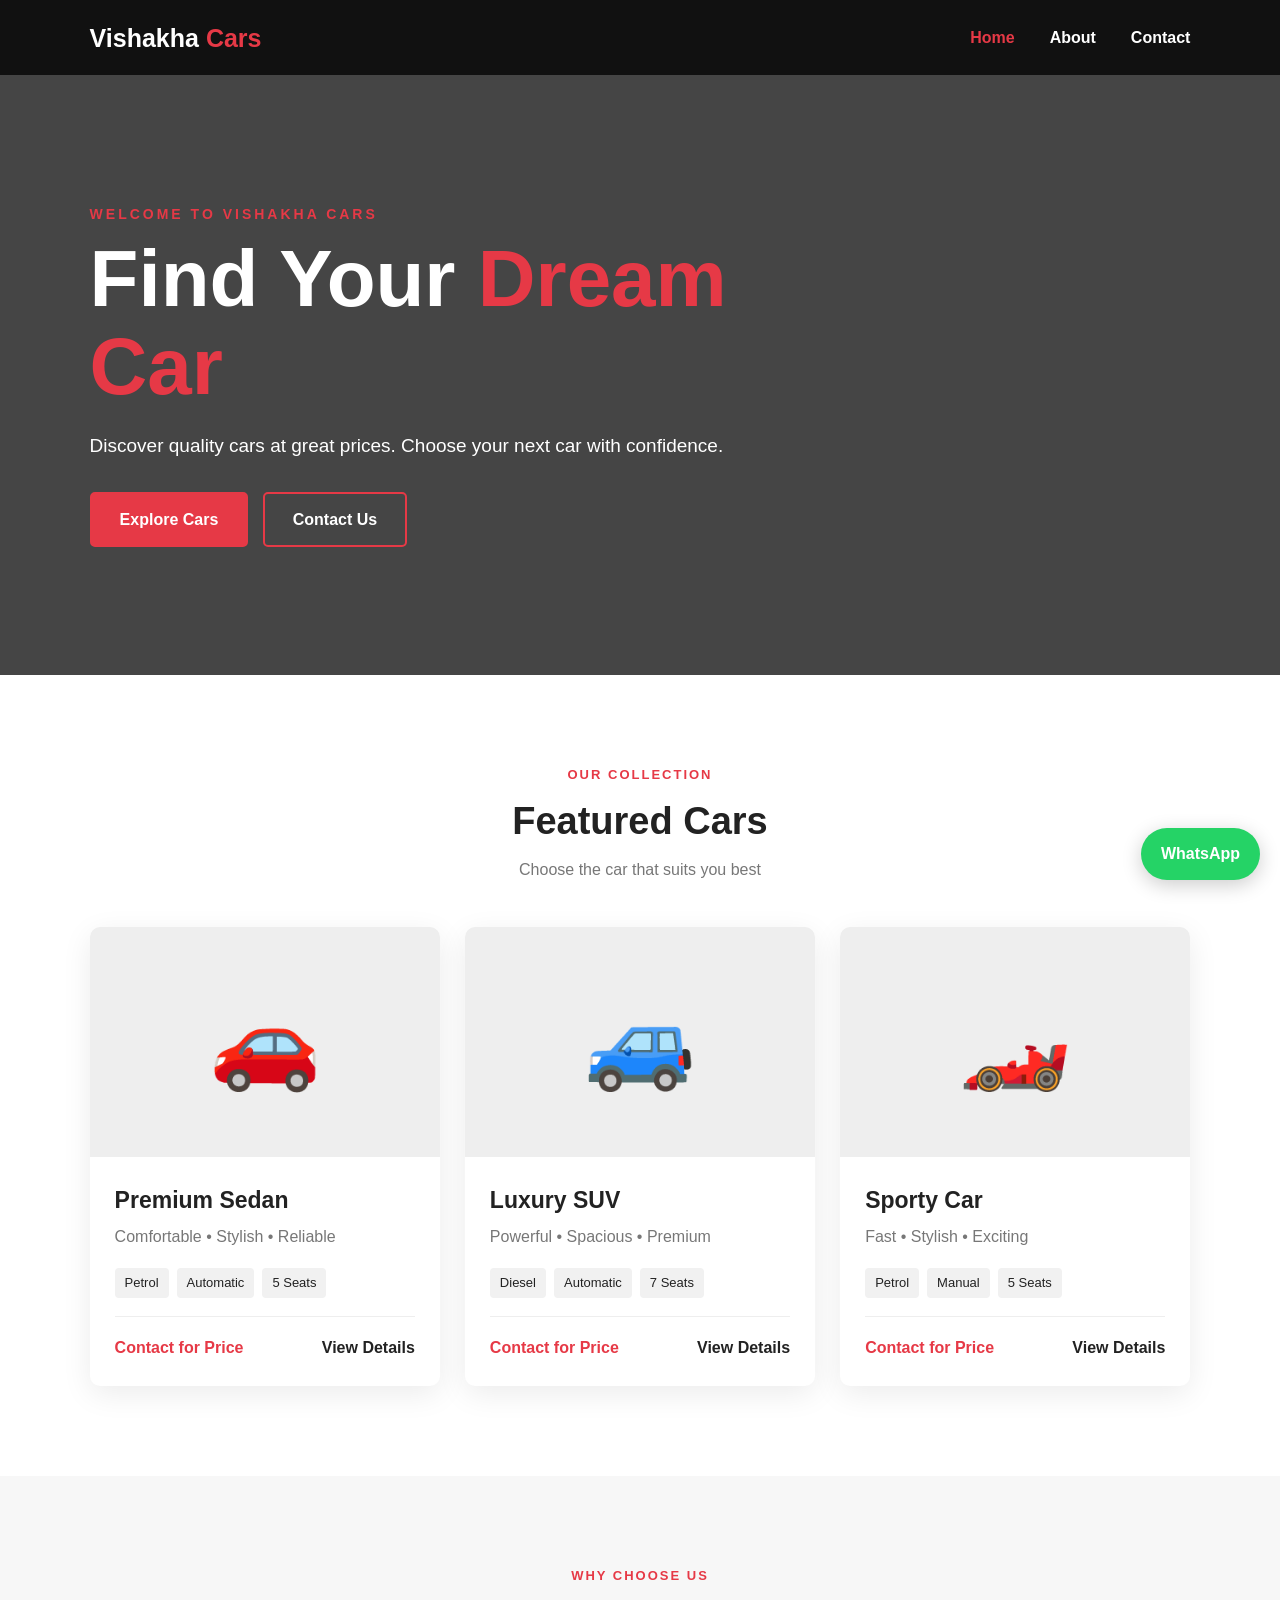
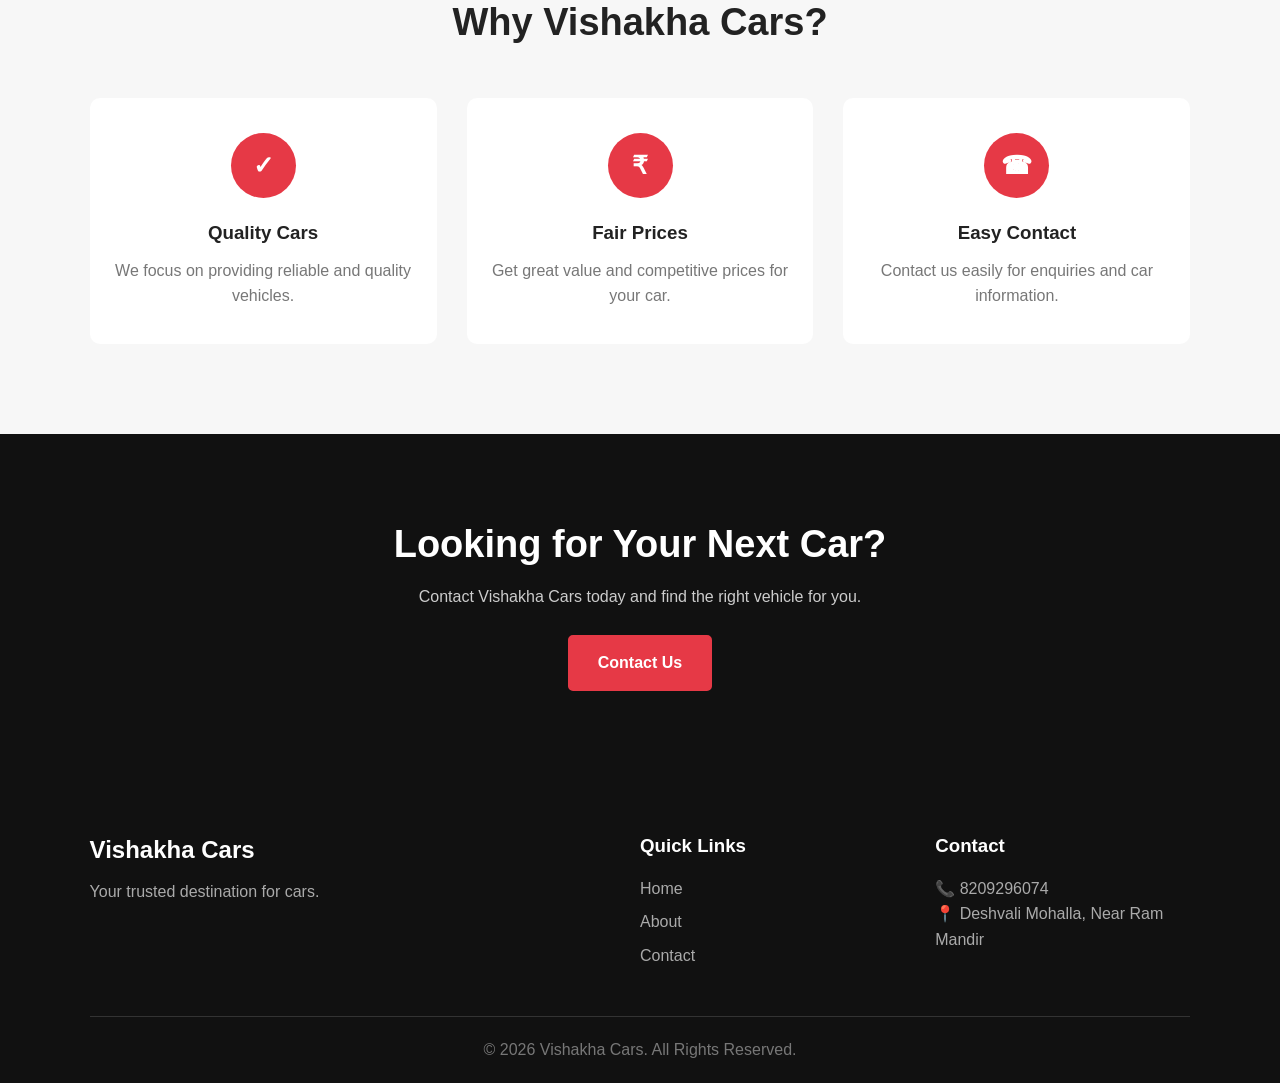
<file: index.html>
<!DOCTYPE html>
<html lang="en">
<head>
    <meta charset="UTF-8">
    <meta name="viewport" content="width=device-width, initial-scale=1.0">
    <title>Vishakha Cars | Buy & Sell Cars</title>

    <link rel="stylesheet" href="style.css">
</head>

<body>

    <!-- Navigation -->
    <header class="header">
        <div class="logo">Vishakha <span>Cars</span></div>

        <nav id="navbar">
            <a href="index.html" class="active">Home</a>
            <a href="about.html">About</a>
            <a href="contact.html">Contact</a>
        </nav>

        <button class="menu-btn" onclick="toggleMenu()">☰</button>
    </header>


    <!-- Hero Section -->
    <section class="hero">

        <div class="hero-content">
            <p class="small-title">WELCOME TO VISHAKHA CARS</p>

            <h1>Find Your <span>Dream Car</span></h1>

            <p>
                Discover quality cars at great prices.
                Choose your next car with confidence.
            </p>

            <div class="hero-buttons">
                <a href="#cars" class="btn">Explore Cars</a>
                <a href="contact.html" class="btn btn-outline">Contact Us</a>
            </div>
        </div>

    </section>


    <!-- Featured Cars -->
    <section class="cars-section" id="cars">

        <div class="section-title">
            <p>OUR COLLECTION</p>
            <h2>Featured Cars</h2>
            <span>Choose the car that suits you best</span>
        </div>


        <div class="cars-container">

            <!-- Car 1 -->
            <div class="car-card">

                <div class="car-image">
                    <div class="car-placeholder">🚗</div>
                </div>

                <div class="car-info">
                    <h3>Premium Sedan</h3>
                    <p>Comfortable • Stylish • Reliable</p>

                    <div class="car-details">
                        <span>Petrol</span>
                        <span>Automatic</span>
                        <span>5 Seats</span>
                    </div>

                    <div class="car-bottom">
                        <strong>Contact for Price</strong>
                        <a href="contact.html">View Details</a>
                    </div>
                </div>

            </div>


            <!-- Car 2 -->
            <div class="car-card">

                <div class="car-image">
                    <div class="car-placeholder">🚙</div>
                </div>

                <div class="car-info">
                    <h3>Luxury SUV</h3>
                    <p>Powerful • Spacious • Premium</p>

                    <div class="car-details">
                        <span>Diesel</span>
                        <span>Automatic</span>
                        <span>7 Seats</span>
                    </div>

                    <div class="car-bottom">
                        <strong>Contact for Price</strong>
                        <a href="contact.html">View Details</a>
                    </div>
                </div>

            </div>


            <!-- Car 3 -->
            <div class="car-card">

                <div class="car-image">
                    <div class="car-placeholder">🏎️</div>
                </div>

                <div class="car-info">
                    <h3>Sporty Car</h3>
                    <p>Fast • Stylish • Exciting</p>

                    <div class="car-details">
                        <span>Petrol</span>
                        <span>Manual</span>
                        <span>5 Seats</span>
                    </div>

                    <div class="car-bottom">
                        <strong>Contact for Price</strong>
                        <a href="contact.html">View Details</a>
                    </div>
                </div>

            </div>

        </div>

    </section>


    <!-- Why Choose Us -->
    <section class="why-us">

        <div class="section-title">
            <p>WHY CHOOSE US</p>
            <h2>Why Vishakha Cars?</h2>
        </div>

        <div class="features">

            <div class="feature">
                <div class="feature-icon">✓</div>
                <h3>Quality Cars</h3>
                <p>We focus on providing reliable and quality vehicles.</p>
            </div>

            <div class="feature">
                <div class="feature-icon">₹</div>
                <h3>Fair Prices</h3>
                <p>Get great value and competitive prices for your car.</p>
            </div>

            <div class="feature">
                <div class="feature-icon">☎</div>
                <h3>Easy Contact</h3>
                <p>Contact us easily for enquiries and car information.</p>
            </div>

        </div>

    </section>


    <!-- Call To Action -->
    <section class="cta">

        <h2>Looking for Your Next Car?</h2>

        <p>
            Contact Vishakha Cars today and find the right vehicle for you.
        </p>

        <a href="contact.html" class="btn">Contact Us</a>

    </section>


    <!-- Footer -->
    <footer>

        <div class="footer-content">

            <div>
                <h2>Vishakha Cars</h2>
                <p>Your trusted destination for cars.</p>
            </div>

            <div>
                <h3>Quick Links</h3>
                <a href="index.html">Home</a>
                <a href="about.html">About</a>
                <a href="contact.html">Contact</a>
            </div>

            <div>
                <h3>Contact</h3>
                <p>📞 8209296074</p>
                <p>📍 Deshvali Mohalla, Near Ram Mandir</p>
            </div>

        </div>

        <div class="copyright">
            © <span id="year"></span> Vishakha Cars. All Rights Reserved.
        </div>

    </footer>


    <!-- WhatsApp Button -->
    <a class="whatsapp" href="https://wa.me/918209296074" target="_blank">
        WhatsApp
    </a>


    <script src="style.js"></script>

</body>
</html>
</file>
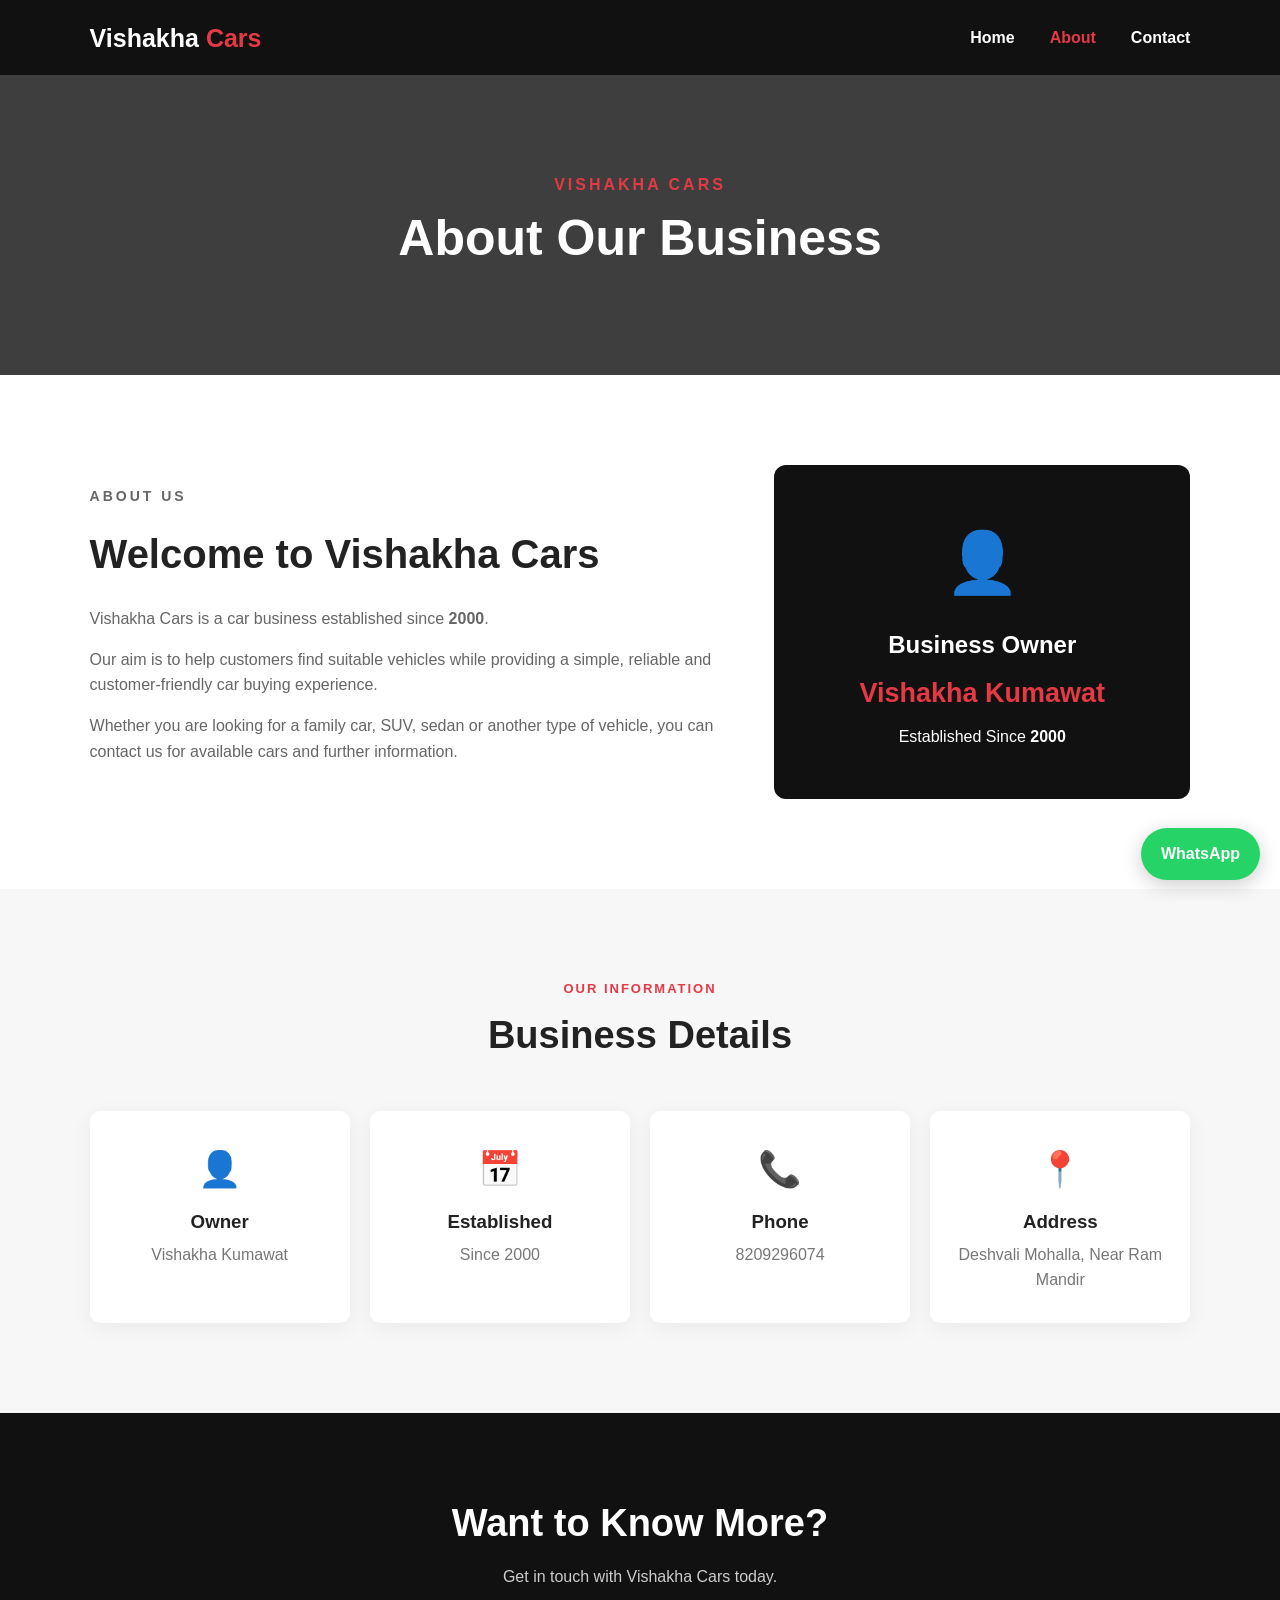
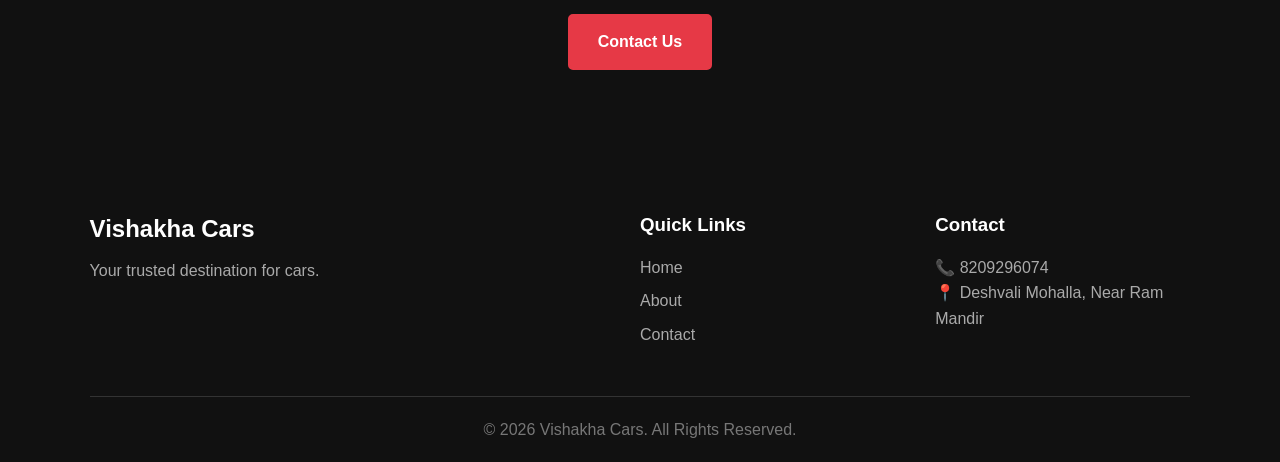
<file: about.html>
<!DOCTYPE html>
<html lang="en">
<head>
    <meta charset="UTF-8">
    <meta name="viewport" content="width=device-width, initial-scale=1.0">

    <title>About Us | Vishakha Cars</title>

    <link rel="stylesheet" href="style.css">
</head>

<body>

    <!-- Navigation -->
    <header class="header">

        <div class="logo">
            Vishakha <span>Cars</span>
        </div>

        <nav id="navbar">
            <a href="index.html">Home</a>
            <a href="about.html" class="active">About</a>
            <a href="contact.html">Contact</a>
        </nav>

        <button class="menu-btn" onclick="toggleMenu()">☰</button>

    </header>


    <!-- About Hero -->
    <section class="page-hero">

        <div>
            <p>VISHAKHA CARS</p>
            <h1>About Our Business</h1>
        </div>

    </section>


    <!-- About Content -->
    <section class="about-section">

        <div class="about-text">

            <p class="small-title">ABOUT US</p>

            <h2>Welcome to Vishakha Cars</h2>

            <p>
                Vishakha Cars is a car business established since
                <strong>2000</strong>.
            </p>

            <p>
                Our aim is to help customers find suitable vehicles
                while providing a simple, reliable and customer-friendly
                car buying experience.
            </p>

            <p>
                Whether you are looking for a family car, SUV, sedan
                or another type of vehicle, you can contact us for
                available cars and further information.
            </p>

        </div>


        <div class="owner-card">

            <div class="owner-icon">👤</div>

            <h2>Business Owner</h2>

            <h3>Vishakha Kumawat</h3>

            <p>
                Established Since <strong>2000</strong>
            </p>

        </div>

    </section>


    <!-- Business Information -->
    <section class="business-info">

        <div class="section-title">
            <p>OUR INFORMATION</p>
            <h2>Business Details</h2>
        </div>


        <div class="info-grid">

            <div class="info-box">
                <div>👤</div>
                <h3>Owner</h3>
                <p>Vishakha Kumawat</p>
            </div>


            <div class="info-box">
                <div>📅</div>
                <h3>Established</h3>
                <p>Since 2000</p>
            </div>


            <div class="info-box">
                <div>📞</div>
                <h3>Phone</h3>
                <p>8209296074</p>
            </div>


            <div class="info-box">
                <div>📍</div>
                <h3>Address</h3>
                <p>Deshvali Mohalla, Near Ram Mandir</p>
            </div>

        </div>

    </section>


    <!-- CTA -->
    <section class="cta">

        <h2>Want to Know More?</h2>

        <p>
            Get in touch with Vishakha Cars today.
        </p>

        <a href="contact.html" class="btn">Contact Us</a>

    </section>


    <!-- Footer -->
    <footer>

        <div class="footer-content">

            <div>
                <h2>Vishakha Cars</h2>
                <p>Your trusted destination for cars.</p>
            </div>

            <div>
                <h3>Quick Links</h3>
                <a href="index.html">Home</a>
                <a href="about.html">About</a>
                <a href="contact.html">Contact</a>
            </div>

            <div>
                <h3>Contact</h3>
                <p>📞 8209296074</p>
                <p>📍 Deshvali Mohalla, Near Ram Mandir</p>
            </div>

        </div>

        <div class="copyright">
            © <span id="year"></span> Vishakha Cars. All Rights Reserved.
        </div>

    </footer>


    <!-- WhatsApp -->
    <a class="whatsapp" href="https://wa.me/918209296074" target="_blank">
        WhatsApp
    </a>


    <script src="style.js"></script>

</body>
</html>
</file>
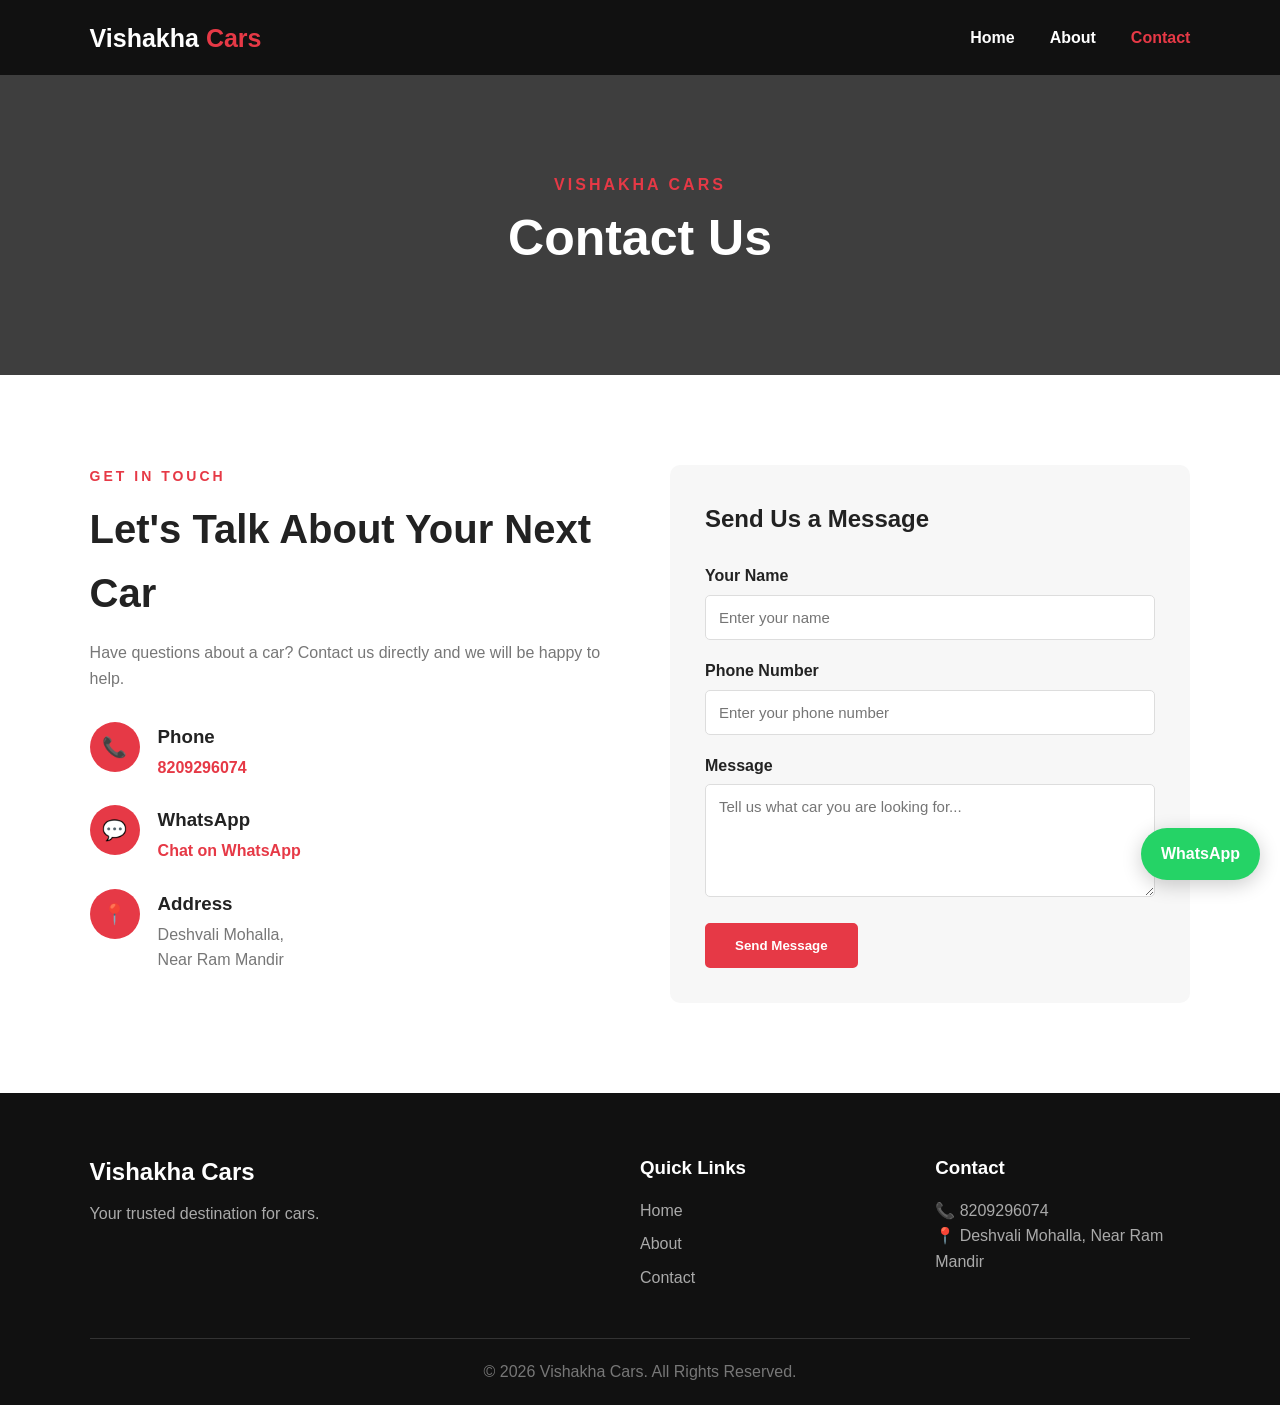
<file: contact.html>
<!DOCTYPE html>
<html lang="en">
<head>
    <meta charset="UTF-8">
    <meta name="viewport" content="width=device-width, initial-scale=1.0">

    <title>Contact Us | Vishakha Cars</title>

    <link rel="stylesheet" href="style.css">
</head>

<body>

    <!-- Navigation -->
    <header class="header">

        <div class="logo">
            Vishakha <span>Cars</span>
        </div>

        <nav id="navbar">
            <a href="index.html">Home</a>
            <a href="about.html">About</a>
            <a href="contact.html" class="active">Contact</a>
        </nav>

        <button class="menu-btn" onclick="toggleMenu()">☰</button>

    </header>


    <!-- Page Hero -->
    <section class="page-hero">

        <div>
            <p>VISHAKHA CARS</p>
            <h1>Contact Us</h1>
        </div>

    </section>


    <!-- Contact Section -->
    <section class="contact-section">

        <div class="contact-details">

            <p class="small-title">GET IN TOUCH</p>

            <h2>Let's Talk About Your Next Car</h2>

            <p>
                Have questions about a car? Contact us directly
                and we will be happy to help.
            </p>


            <div class="contact-item">

                <div class="contact-icon">📞</div>

                <div>
                    <h3>Phone</h3>
                    <a href="tel:8209296074">
                        8209296074
                    </a>
                </div>

            </div>


            <div class="contact-item">

                <div class="contact-icon">💬</div>

                <div>
                    <h3>WhatsApp</h3>
                    <a href="https://wa.me/918209296074" target="_blank">
                        Chat on WhatsApp
                    </a>
                </div>

            </div>


            <div class="contact-item">

                <div class="contact-icon">📍</div>

                <div>
                    <h3>Address</h3>
                    <p>
                        Deshvali Mohalla,<br>
                        Near Ram Mandir
                    </p>
                </div>

            </div>

        </div>


        <!-- Contact Form -->
        <div class="contact-form">

            <h2>Send Us a Message</h2>

            <form onsubmit="sendMessage(event)">

                <label for="name">Your Name</label>

                <input
                    type="text"
                    id="name"
                    placeholder="Enter your name"
                    required
                >


                <label for="phone">Phone Number</label>

                <input
                    type="tel"
                    id="phone"
                    placeholder="Enter your phone number"
                    required
                >


                <label for="message">Message</label>

                <textarea
                    id="message"
                    rows="5"
                    placeholder="Tell us what car you are looking for..."
                    required
                ></textarea>


                <button type="submit" class="btn">
                    Send Message
                </button>

            </form>

        </div>

    </section>


    <!-- Footer -->
    <footer>

        <div class="footer-content">

            <div>
                <h2>Vishakha Cars</h2>
                <p>Your trusted destination for cars.</p>
            </div>

            <div>
                <h3>Quick Links</h3>
                <a href="index.html">Home</a>
                <a href="about.html">About</a>
                <a href="contact.html">Contact</a>
            </div>

            <div>
                <h3>Contact</h3>
                <p>📞 8209296074</p>
                <p>📍 Deshvali Mohalla, Near Ram Mandir</p>
            </div>

        </div>

        <div class="copyright">
            © <span id="year"></span> Vishakha Cars. All Rights Reserved.
        </div>

    </footer>


    <!-- WhatsApp Button -->
    <a class="whatsapp" href="https://wa.me/918209296074" target="_blank">
        WhatsApp
    </a>


    <script src="style.js"></script>

</body>
</html>
</file>
<file: style.css>
/* =========================================
   VISHAKHA CARS - MAIN STYLESHEET
========================================= */

* {
    margin: 0;
    padding: 0;
    box-sizing: border-box;
}

html {
    scroll-behavior: smooth;
}

body {
    font-family: Arial, Helvetica, sans-serif;
    background: #f7f7f7;
    color: #222;
    line-height: 1.6;
}

a {
    text-decoration: none;
    color: inherit;
}


/* =========================================
   HEADER
========================================= */

.header {
    width: 100%;
    height: 75px;
    background: #111;
    color: white;

    display: flex;
    align-items: center;
    justify-content: space-between;

    padding: 0 7%;

    position: sticky;
    top: 0;
    z-index: 1000;
}

.logo {
    font-size: 25px;
    font-weight: bold;
}

.logo span {
    color: #e63946;
}

.header nav {
    display: flex;
    gap: 35px;
}

.header nav a {
    color: white;
    font-weight: 600;
    transition: 0.3s;
}

.header nav a:hover,
.header nav a.active {
    color: #e63946;
}

.menu-btn {
    display: none;
    background: none;
    border: none;
    color: white;
    font-size: 28px;
    cursor: pointer;
}


/* =========================================
   HERO
========================================= */

.hero {
    min-height: 600px;

    display: flex;
    align-items: center;

    padding: 80px 7%;

    background:
        linear-gradient(
            rgba(0,0,0,0.72),
            rgba(0,0,0,0.72)
        ),
        url("https://images.unsplash.com/photo-1492144534655-ae79c964c9d7?auto=format&fit=crop&w=1800&q=80");

    background-size: cover;
    background-position: center;

    color: white;
}

.hero-content {
    max-width: 650px;
}

.small-title {
    color: #e63946;
    font-size: 14px;
    font-weight: bold;
    letter-spacing: 3px;
    margin-bottom: 10px;
}

.hero h1 {
    font-size: clamp(45px, 7vw, 80px);
    line-height: 1.1;
    margin-bottom: 20px;
}

.hero h1 span {
    color: #e63946;
}

.hero p:not(.small-title) {
    font-size: 19px;
    margin-bottom: 30px;
}


/* =========================================
   BUTTONS
========================================= */

.btn {
    display: inline-block;

    padding: 13px 28px;

    background: #e63946;
    color: white;

    border-radius: 5px;

    font-weight: bold;

    border: 2px solid #e63946;

    cursor: pointer;

    transition: 0.3s;
}

.btn:hover {
    background: transparent;
    color: #e63946;
}

.hero .btn:hover {
    color: white;
}

.btn-outline {
    background: transparent;
    margin-left: 10px;
}

.btn-outline:hover {
    background: #e63946;
    color: white;
}


/* =========================================
   SECTION TITLE
========================================= */

.section-title {
    text-align: center;
    margin-bottom: 45px;
}

.section-title p {
    color: #e63946;
    font-weight: bold;
    letter-spacing: 2px;
    font-size: 13px;
}

.section-title h2 {
    font-size: 38px;
    margin: 5px 0;
}

.section-title span {
    color: #777;
}


/* =========================================
   CARS
========================================= */

.cars-section {
    padding: 90px 7%;
    background: white;
}

.cars-container {
    display: grid;

    grid-template-columns:
        repeat(3, 1fr);

    gap: 25px;
}

.car-card {
    background: white;

    border-radius: 10px;

    overflow: hidden;

    box-shadow:
        0 8px 30px rgba(0,0,0,0.08);

    transition: 0.3s;
}

.car-card:hover {
    transform: translateY(-8px);
}

.car-image {
    height: 230px;

    display: flex;
    align-items: center;
    justify-content: center;

    background: #eee;
}

.car-placeholder {
    font-size: 90px;
}

.car-info {
    padding: 25px;
}

.car-info h3 {
    font-size: 23px;
    margin-bottom: 5px;
}

.car-info > p {
    color: #777;
}

.car-details {
    display: flex;
    gap: 8px;
    flex-wrap: wrap;

    margin: 18px 0;
}

.car-details span {
    background: #f1f1f1;
    padding: 5px 10px;
    border-radius: 4px;
    font-size: 13px;
}

.car-bottom {
    display: flex;
    justify-content: space-between;
    align-items: center;

    border-top: 1px solid #eee;

    padding-top: 18px;
}

.car-bottom strong {
    color: #e63946;
}

.car-bottom a {
    font-weight: bold;
}


/* =========================================
   WHY US
========================================= */

.why-us {
    padding: 90px 7%;
    background: #f7f7f7;
}

.features {
    display: grid;

    grid-template-columns:
        repeat(3, 1fr);

    gap: 30px;
}

.feature {
    text-align: center;
    background: white;
    padding: 35px 25px;
    border-radius: 10px;
}

.feature-icon {
    width: 65px;
    height: 65px;

    margin: 0 auto 20px;

    border-radius: 50%;

    background: #e63946;
    color: white;

    display: flex;
    align-items: center;
    justify-content: center;

    font-size: 25px;
    font-weight: bold;
}

.feature h3 {
    margin-bottom: 10px;
}

.feature p {
    color: #777;
}


/* =========================================
   CTA
========================================= */

.cta {
    padding: 80px 7%;

    text-align: center;

    background: #111;
    color: white;
}

.cta h2 {
    font-size: 38px;
    margin-bottom: 10px;
}

.cta p {
    color: #ccc;
    margin-bottom: 25px;
}


/* =========================================
   PAGE HERO
========================================= */

.page-hero {
    min-height: 300px;

    display: flex;
    align-items: center;
    justify-content: center;

    text-align: center;

    background:
        linear-gradient(
            rgba(0,0,0,0.75),
            rgba(0,0,0,0.75)
        ),
        url("https://images.unsplash.com/photo-1503376780353-7e6692767b70?auto=format&fit=crop&w=1800&q=80");

    background-size: cover;
    background-position: center;

    color: white;
}

.page-hero p {
    color: #e63946;
    font-weight: bold;
    letter-spacing: 3px;
}

.page-hero h1 {
    font-size: 50px;
}


/* =========================================
   ABOUT
========================================= */

.about-section {
    padding: 90px 7%;

    display: grid;

    grid-template-columns:
        1.5fr 1fr;

    gap: 60px;

    align-items: center;

    background: white;
}

.about-text h2 {
    font-size: 40px;
    margin-bottom: 20px;
}

.about-text p {
    color: #666;
    margin-bottom: 15px;
}

.owner-card {
    text-align: center;

    padding: 50px 30px;

    background: #111;

    color: white;

    border-radius: 12px;
}

.owner-icon {
    font-size: 60px;
    margin-bottom: 15px;
}

.owner-card h3 {
    color: #e63946;
    font-size: 27px;
    margin: 8px 0;
}


/* =========================================
   BUSINESS INFORMATION
========================================= */

.business-info {
    padding: 90px 7%;
}

.info-grid {
    display: grid;

    grid-template-columns:
        repeat(4, 1fr);

    gap: 20px;
}

.info-box {
    text-align: center;

    padding: 30px 20px;

    background: white;

    border-radius: 10px;

    box-shadow:
        0 5px 20px rgba(0,0,0,0.06);
}

.info-box > div {
    font-size: 35px;
    margin-bottom: 10px;
}

.info-box h3 {
    margin-bottom: 5px;
}

.info-box p {
    color: #777;
}


/* =========================================
   CONTACT
========================================= */

.contact-section {
    padding: 90px 7%;

    display: grid;

    grid-template-columns:
        1fr 1fr;

    gap: 60px;

    background: white;
}

.contact-details h2 {
    font-size: 40px;
    margin-bottom: 15px;
}

.contact-details > p:not(.small-title) {
    color: #777;
    margin-bottom: 30px;
}

.contact-item {
    display: flex;

    gap: 18px;

    margin-bottom: 25px;
}

.contact-icon {
    width: 50px;
    height: 50px;

    flex-shrink: 0;

    background: #e63946;
    color: white;

    border-radius: 50%;

    display: flex;
    align-items: center;
    justify-content: center;

    font-size: 20px;
}

.contact-item h3 {
    margin-bottom: 3px;
}

.contact-item a {
    color: #e63946;
    font-weight: bold;
}

.contact-item p {
    color: #777;
}


/* =========================================
   CONTACT FORM
========================================= */

.contact-form {
    background: #f7f7f7;

    padding: 35px;

    border-radius: 10px;
}

.contact-form h2 {
    margin-bottom: 25px;
}

.contact-form label {
    display: block;

    margin-bottom: 6px;

    font-weight: bold;
}

.contact-form input,
.contact-form textarea {
    width: 100%;

    padding: 13px;

    margin-bottom: 18px;

    border: 1px solid #ddd;

    border-radius: 5px;

    font-family: inherit;

    font-size: 15px;
}

.contact-form textarea {
    resize: vertical;
}

.contact-form input:focus,
.contact-form textarea:focus {
    outline: none;

    border-color: #e63946;
}


/* =========================================
   FOOTER
========================================= */

footer {
    background: #111;
    color: white;
    padding: 60px 7% 20px;
}

.footer-content {
    display: grid;

    grid-template-columns:
        2fr 1fr 1fr;

    gap: 40px;

    padding-bottom: 40px;
}

.footer-content h2 {
    margin-bottom: 10px;
}

.footer-content h3 {
    margin-bottom: 15px;
}

.footer-content p {
    color: #aaa;
}

.footer-content a {
    display: block;

    color: #aaa;

    margin-bottom: 8px;
}

.footer-content a:hover {
    color: #e63946;
}

.copyright {
    border-top: 1px solid #333;

    padding-top: 20px;

    text-align: center;

    color: #777;
}


/* =========================================
   WHATSAPP
========================================= */

.whatsapp {
    position: fixed;

    right: 20px;
    bottom: 20px;

    background: #25D366;

    color: white;

    padding: 13px 20px;

    border-radius: 50px;

    font-weight: bold;

    box-shadow:
        0 5px 20px rgba(0,0,0,0.2);

    z-index: 999;

    transition: 0.3s;
}

.whatsapp:hover {
    transform: scale(1.05);
}


/* =========================================
   MOBILE RESPONSIVE
========================================= */

@media (max-width: 900px) {

    .header {
        padding: 0 5%;
    }

    .menu-btn {
        display: block;
    }

    .header nav {
        display: none;

        position: absolute;

        top: 75px;
        left: 0;

        width: 100%;

        background: #111;

        flex-direction: column;

        gap: 0;

        padding: 10px 5%;
    }

    .header nav.show {
        display: flex;
    }

    .header nav a {
        padding: 15px 0;

        border-bottom: 1px solid #333;
    }

    .cars-container,
    .features {
        grid-template-columns: 1fr;
    }

    .about-section,
    .contact-section {
        grid-template-columns: 1fr;
    }

    .info-grid {
        grid-template-columns:
            repeat(2, 1fr);
    }

    .footer-content {
        grid-template-columns: 1fr;
    }
}


@media (max-width: 600px) {

    .hero {
        min-height: 550px;
        padding: 60px 5%;
    }

    .hero h1 {
        font-size: 48px;
    }

    .hero-buttons {
        display: flex;
        flex-direction: column;
        gap: 12px;
        align-items: flex-start;
    }

    .btn-outline {
        margin-left: 0;
    }

    .cars-section,
    .why-us,
    .business-info,
    .about-section,
    .contact-section {
        padding: 65px 5%;
    }

    .section-title h2,
    .about-text h2,
    .contact-details h2,
    .cta h2 {
        font-size: 30px;
    }

    .page-hero h1 {
        font-size: 40px;
    }

    .info-grid {
        grid-template-columns: 1fr;
    }

    .contact-form {
        padding: 25px;
    }

    .whatsapp {
        right: 15px;
        bottom: 15px;
    }
}
</file>
